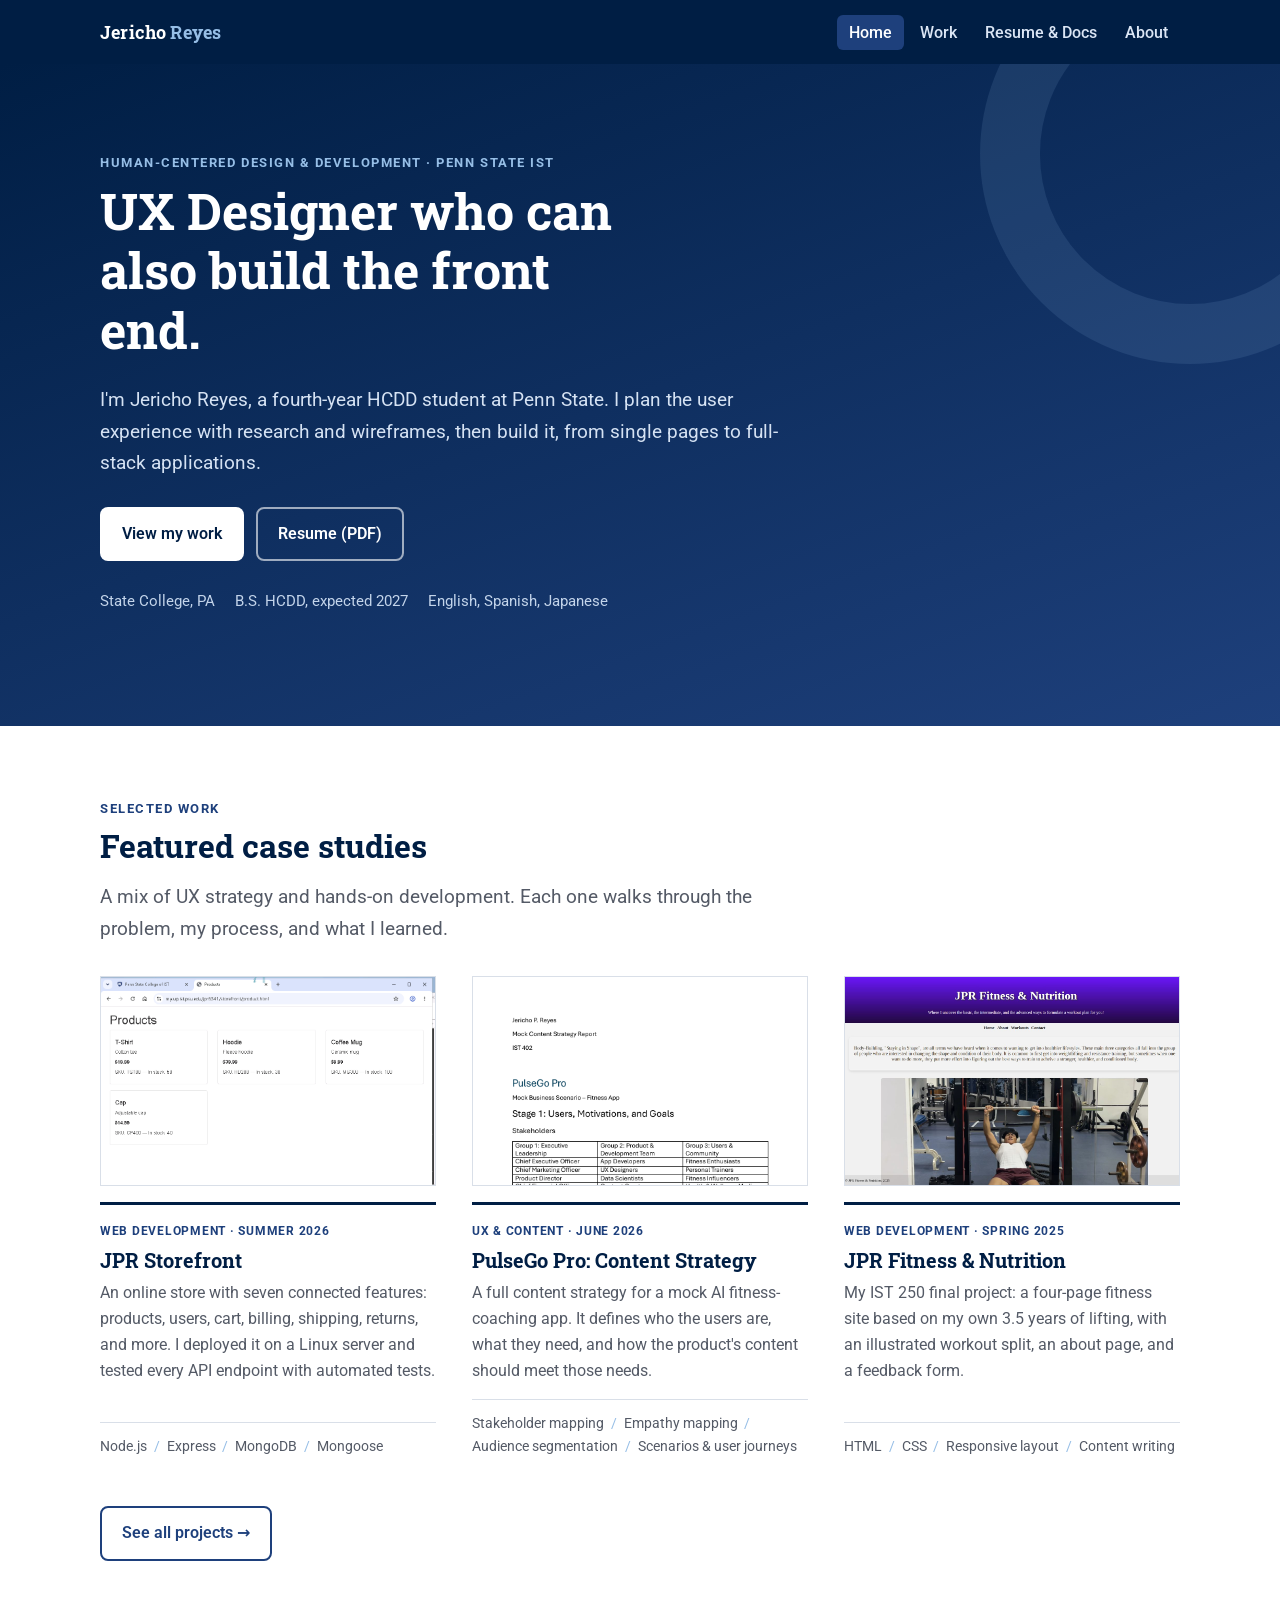
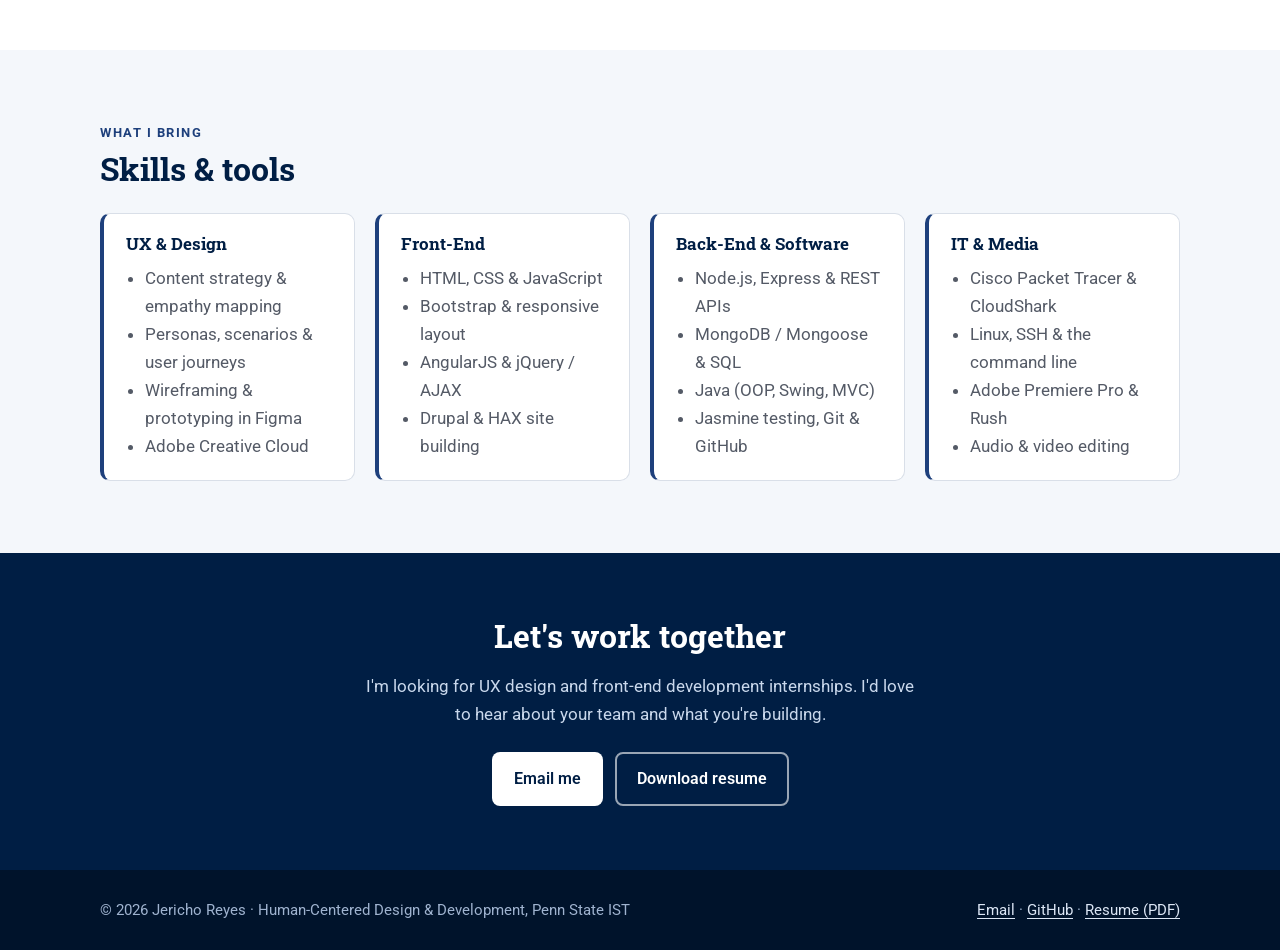
<file: index.html>
<!DOCTYPE html>
<html lang="en">
<head>
<meta charset="utf-8">
<meta name="viewport" content="width=device-width, initial-scale=1">
<title>Jericho Reyes · UX Design & Front-End Development</title>
<meta name="description" content="Portfolio of Jericho Reyes, a Human-Centered Design & Development student at Penn State: UX case studies, web development, and software projects.">
<meta property="og:title" content="Jericho Reyes · UX Design & Front-End Development">
<meta property="og:description" content="Portfolio of Jericho Reyes, a Human-Centered Design & Development student at Penn State: UX case studies, web development, and software projects.">
<link rel="icon" href="data:image/svg+xml,%3Csvg xmlns='http://www.w3.org/2000/svg' viewBox='0 0 64 64'%3E%3Crect width='64' height='64' rx='12' fill='%23001e44'/%3E%3Ctext x='32' y='42' font-family='Georgia,serif' font-size='28' font-weight='700' fill='%2396bee6' text-anchor='middle'%3EJR%3C/text%3E%3C/svg%3E">
<link rel="preconnect" href="https://fonts.googleapis.com">
<link rel="preconnect" href="https://fonts.gstatic.com" crossorigin>
<link href="https://fonts.googleapis.com/css2?family=Roboto:wght@400;500;700&family=Roboto+Slab:wght@600;700&display=swap" rel="stylesheet">
<link rel="stylesheet" href="css/style.css">
</head>
<body>
<a class="skip-link" href="#main">Skip to content</a>
<header class="site-header">
  <div class="container">
    <a class="brand" href="index.html">Jericho <span>Reyes</span></a>
    <button class="nav-toggle" type="button" aria-expanded="false" aria-controls="site-nav">Menu</button>
    <nav id="site-nav" class="nav" aria-label="Main"><ul><li><a href="index.html" aria-current="page">Home</a></li><li><a href="work.html">Work</a></li><li><a href="documents.html">Resume & Docs</a></li><li><a href="about.html">About</a></li></ul></nav>
  </div>
</header>
<main id="main">
<section class="hero">
  <div class="container">
    <p class="eyebrow">Human-Centered Design &amp; Development · Penn State IST</p>
    <h1>UX Designer who can also build the front end.</h1>
    <p class="lead">I'm Jericho Reyes, a fourth-year HCDD student at Penn State. I plan the user experience with research and wireframes, then build it, from single pages to full-stack applications.</p>
    <div class="btn-row">
      <a class="btn btn-light" href="work.html">View my work</a>
      <a class="btn btn-ghost-light" href="assets/docs/Jericho-Reyes-Resume.pdf" target="_blank" rel="noopener">Resume (PDF)</a>
    </div>
    <ul class="hero-meta">
      <li>State College, PA</li>
      <li>B.S. HCDD, expected 2027</li>
      <li>English, Spanish, Japanese</li>
    </ul>
  </div>
</section>

<section class="section">
  <div class="container">
    <p class="eyebrow">Selected work</p>
    <h2>Featured case studies</h2>
    <p class="lead" style="margin-bottom:32px">A mix of UX strategy and hands-on development. Each one walks through the problem, my process, and what I learned.</p>
    <div id="featured-grid" class="grid grid-3" aria-live="polite"></div>
    <p style="margin-top:32px"><a class="btn btn-outline" href="work.html">See all projects →</a></p>
  </div>
</section>

<section class="section alt">
  <div class="container">
    <p class="eyebrow">What I bring</p>
    <h2>Skills &amp; tools</h2>
    <div class="skills" style="margin-top:24px">
      <div class="skill-group"><h3>UX &amp; Design</h3><ul><li>Content strategy &amp; empathy mapping</li><li>Personas, scenarios &amp; user journeys</li><li>Wireframing &amp; prototyping in Figma</li><li>Adobe Creative Cloud</li></ul></div>
      <div class="skill-group"><h3>Front-End</h3><ul><li>HTML, CSS &amp; JavaScript</li><li>Bootstrap &amp; responsive layout</li><li>AngularJS &amp; jQuery / AJAX</li><li>Drupal &amp; HAX site building</li></ul></div>
      <div class="skill-group"><h3>Back-End &amp; Software</h3><ul><li>Node.js, Express &amp; REST APIs</li><li>MongoDB / Mongoose &amp; SQL</li><li>Java (OOP, Swing, MVC)</li><li>Jasmine testing, Git &amp; GitHub</li></ul></div>
      <div class="skill-group"><h3>IT &amp; Media</h3><ul><li>Cisco Packet Tracer &amp; CloudShark</li><li>Linux, SSH &amp; the command line</li><li>Adobe Premiere Pro &amp; Rush</li><li>Audio &amp; video editing</li></ul></div>
    </div>
  </div>
</section>
<section class="cta">
  <div class="container">
    <h2>Let's work together</h2>
    <p>I'm looking for UX design and front-end development internships. I'd love to hear about your team and what you're building.</p>
    <div class="btn-row">
      <a class="btn btn-light" href="mailto:rjericho1227@gmail.com">Email me</a>
      <a class="btn btn-ghost-light" href="assets/docs/Jericho-Reyes-Resume.pdf" target="_blank" rel="noopener">Download resume</a>
    </div>
  </div>
</section>
</main>
<footer class="site-footer">
  <div class="container">
    <p style="margin:0">© <span data-year>2026</span> Jericho Reyes · Human-Centered Design &amp; Development, Penn State IST</p>
    <p style="margin:0"><a href="mailto:rjericho1227@gmail.com">Email</a> · <a href="https://github.com/rjah27" target="_blank" rel="noopener">GitHub</a> · <a href="assets/docs/Jericho-Reyes-Resume.pdf" target="_blank" rel="noopener">Resume (PDF)</a></p>
  </div>
</footer>
<script src="data/projects.js"></script>
<script src="js/main.js"></script>
</body>
</html>
</file>
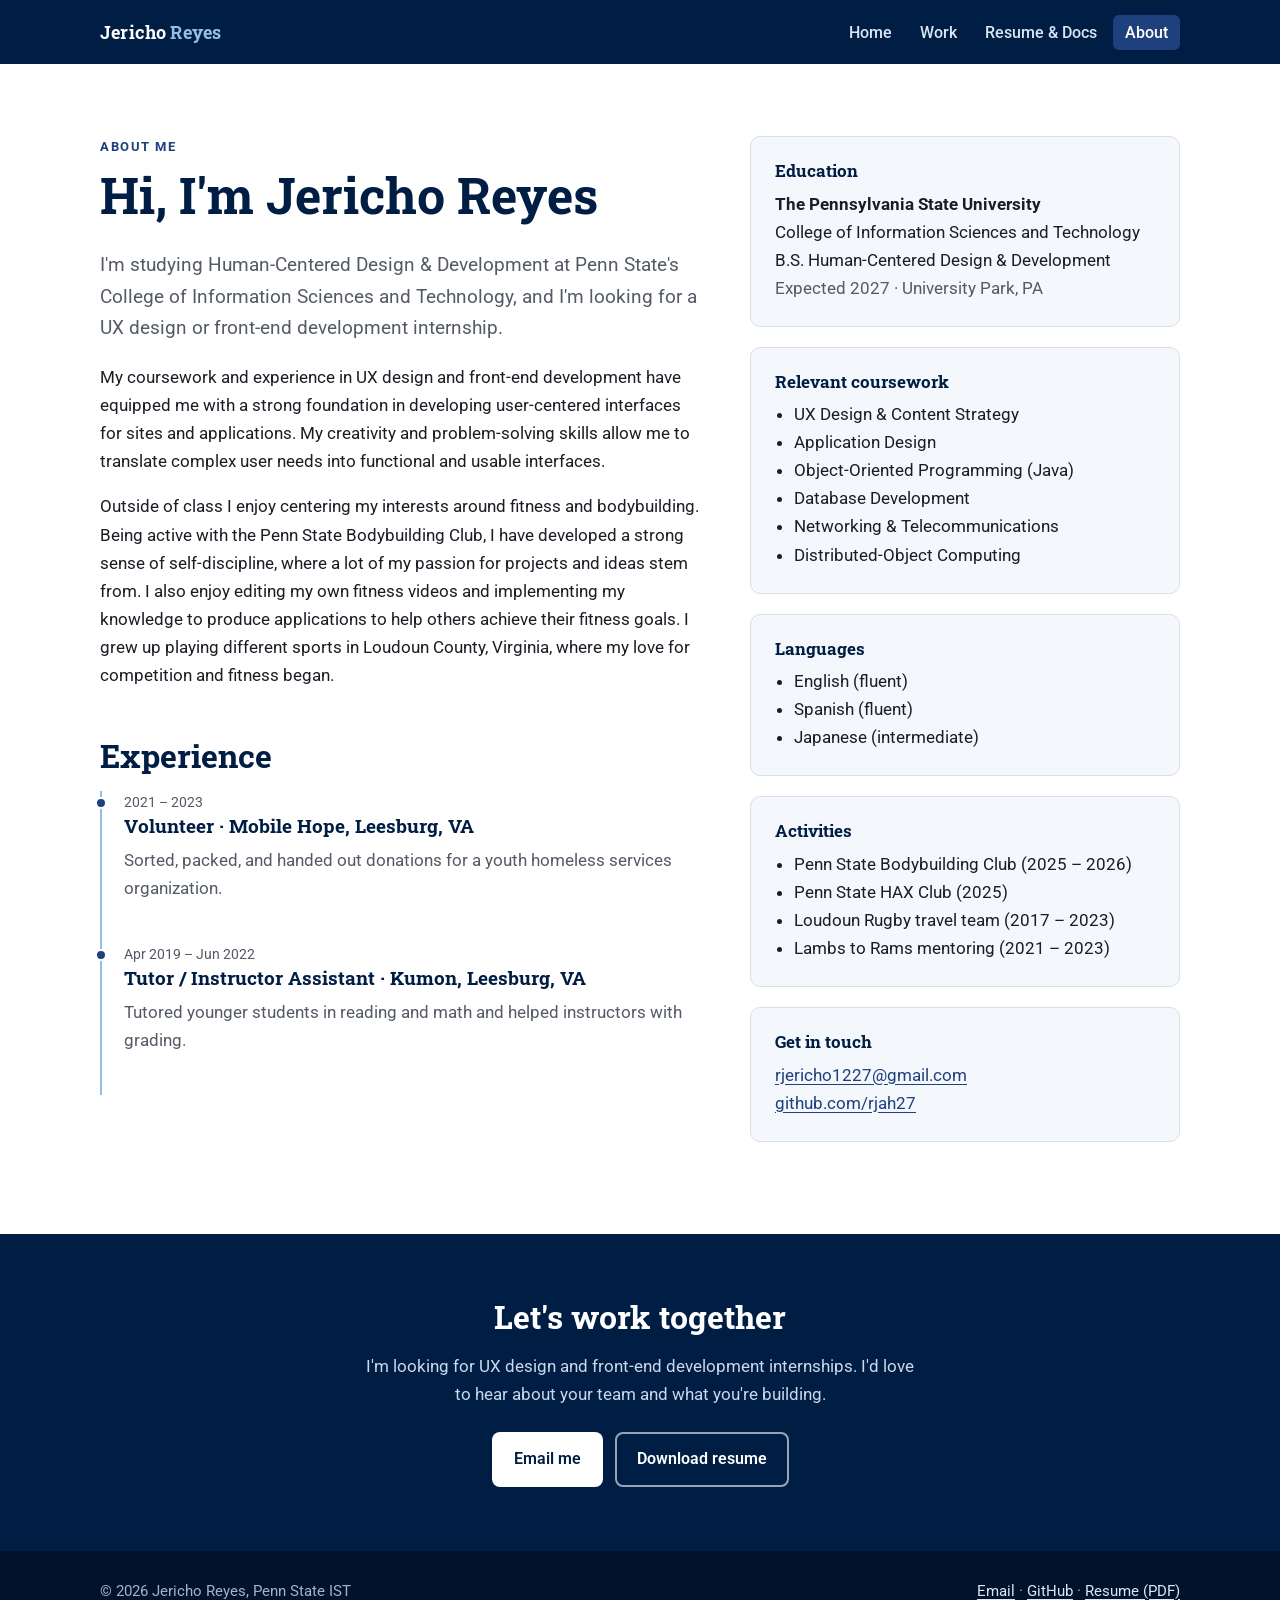
<file: about.html>
<!DOCTYPE html>
<html lang="en">
<head>
<meta charset="utf-8">
<meta name="viewport" content="width=device-width, initial-scale=1">
<title>About - Jericho Reyes</title>
<meta name="description" content="About Jericho Reyes: Penn State HCDD student, bilingual communicator, and aspiring UX designer and front-end developer.">
<meta property="og:title" content="About · Jericho Reyes">
<meta property="og:description" content="About Jericho Reyes: Penn State HCDD student, bilingual communicator, and aspiring UX designer and front-end developer.">
<link rel="icon" href="data:image/svg+xml,%3Csvg xmlns='http://www.w3.org/2000/svg' viewBox='0 0 64 64'%3E%3Crect width='64' height='64' rx='12' fill='%23001e44'/%3E%3Ctext x='32' y='42' font-family='Georgia,serif' font-size='28' font-weight='700' fill='%2396bee6' text-anchor='middle'%3EJR%3C/text%3E%3C/svg%3E">
<link rel="preconnect" href="https://fonts.googleapis.com">
<link rel="preconnect" href="https://fonts.gstatic.com" crossorigin>
<link href="https://fonts.googleapis.com/css2?family=Roboto:wght@400;500;700&family=Roboto+Slab:wght@600;700&display=swap" rel="stylesheet">
<link rel="stylesheet" href="css/style.css">
</head>
<body>
<a class="skip-link" href="#main">Skip to content</a>
<header class="site-header">
  <div class="container">
    <a class="brand" href="index.html">Jericho <span>Reyes</span></a>
    <button class="nav-toggle" type="button" aria-expanded="false" aria-controls="site-nav">Menu</button>
    <nav id="site-nav" class="nav" aria-label="Main"><ul><li><a href="index.html">Home</a></li><li><a href="work.html">Work</a></li><li><a href="documents.html">Resume & Docs</a></li><li><a href="about.html" aria-current="page">About</a></li></ul></nav>
  </div>
</header>
<main id="main">
<section class="section">
  <div class="container about-grid">
    <div>
      <p class="eyebrow">About me</p>
      <h1>Hi, I'm Jericho Reyes</h1>
      <p class="lead">I'm studying Human-Centered Design &amp; Development at Penn State's College of Information Sciences and Technology, and I'm looking for a UX design or front-end development internship.</p>
      <p>My coursework and experience in UX design and front-end development have equipped me with a strong foundation in developing user-centered interfaces for sites and applications. My creativity and problem-solving skills allow me to translate complex user needs into functional and usable interfaces.
      <p>Outside of class I enjoy centering my interests around fitness and bodybuilding. Being active with the Penn State Bodybuilding Club, I have developed a strong sense of self-discipline, where a lot of my passion for projects and ideas stem from. I also enjoy editing my own fitness videos and implementing my knowledge to produce applications to help others achieve their fitness goals. I grew up playing different sports in Loudoun County, Virginia, where my love for competition and fitness began.</p>


      <h2 style="margin-top:48px">Experience</h2>
      <ol class="timeline">
        <li><div class="when">2021 – 2023</div><h3>Volunteer · Mobile Hope, Leesburg, VA</h3><p class="muted">Sorted, packed, and handed out donations for a youth homeless services organization.</p></li>
        <li><div class="when">Apr 2019 – Jun 2022</div><h3>Tutor / Instructor Assistant · Kumon, Leesburg, VA</h3><p class="muted">Tutored younger students in reading and math and helped instructors with grading.</p></li>
      </ol>
    </div>
    <aside>
      <div class="side-card">
        <h3>Education</h3>
        <p style="margin:0"><strong>The Pennsylvania State University</strong><br>College of Information Sciences and Technology<br>B.S. Human-Centered Design &amp; Development<br><span class="muted">Expected 2027 · University Park, PA</span></p>
      </div>
      <div class="side-card">
        <h3>Relevant coursework</h3>
        <ul><li>UX Design &amp; Content Strategy</li><li>Application Design</li><li>Object-Oriented Programming (Java)</li><li>Database Development</li><li>Networking &amp; Telecommunications</li><li>Distributed-Object Computing</li></ul>
      </div>
      <div class="side-card">
        <h3>Languages</h3>
        <ul><li>English (fluent)</li><li>Spanish (fluent)</li><li>Japanese (intermediate)</li></ul>
      </div>
      <div class="side-card">
        <h3>Activities</h3>
        <ul><li>Penn State Bodybuilding Club (2025 – 2026)</li><li>Penn State HAX Club (2025)</li><li>Loudoun Rugby travel team (2017 – 2023)</li><li>Lambs to Rams mentoring (2021 – 2023)</li></ul>
      </div>
      <div class="side-card">
        <h3>Get in touch</h3>
        <p style="margin:0"><a href="mailto:rjericho1227@gmail.com">rjericho1227@gmail.com</a><br><a href="https://github.com/rjah27" target="_blank" rel="noopener">github.com/rjah27</a></p>
      </div>
    </aside>
  </div>
</section>
<section class="cta">
  <div class="container">
    <h2>Let's work together</h2>
    <p>I'm looking for UX design and front-end development internships. I'd love to hear about your team and what you're building.</p>
    <div class="btn-row">
      <a class="btn btn-light" href="mailto:rjericho1227@gmail.com">Email me</a>
      <a class="btn btn-ghost-light" href="assets/docs/Jericho-Reyes-Resume.pdf" target="_blank" rel="noopener">Download resume</a>
    </div>
  </div>
</section>
</main>
<footer class="site-footer">
  <div class="container">
    <p style="margin:0">© <span data-year>2026</span> Jericho Reyes, Penn State IST</p>
    <p style="margin:0"><a href="mailto:rjericho1227@gmail.com">Email</a> · <a href="https://github.com/rjah27" target="_blank" rel="noopener">GitHub</a> · <a href="assets/docs/Jericho-Reyes-Resume.pdf" target="_blank" rel="noopener">Resume (PDF)</a></p>
  </div>
</footer>
<script src="data/projects.js"></script>
<script src="js/main.js"></script>
</body>
</html>
</file>
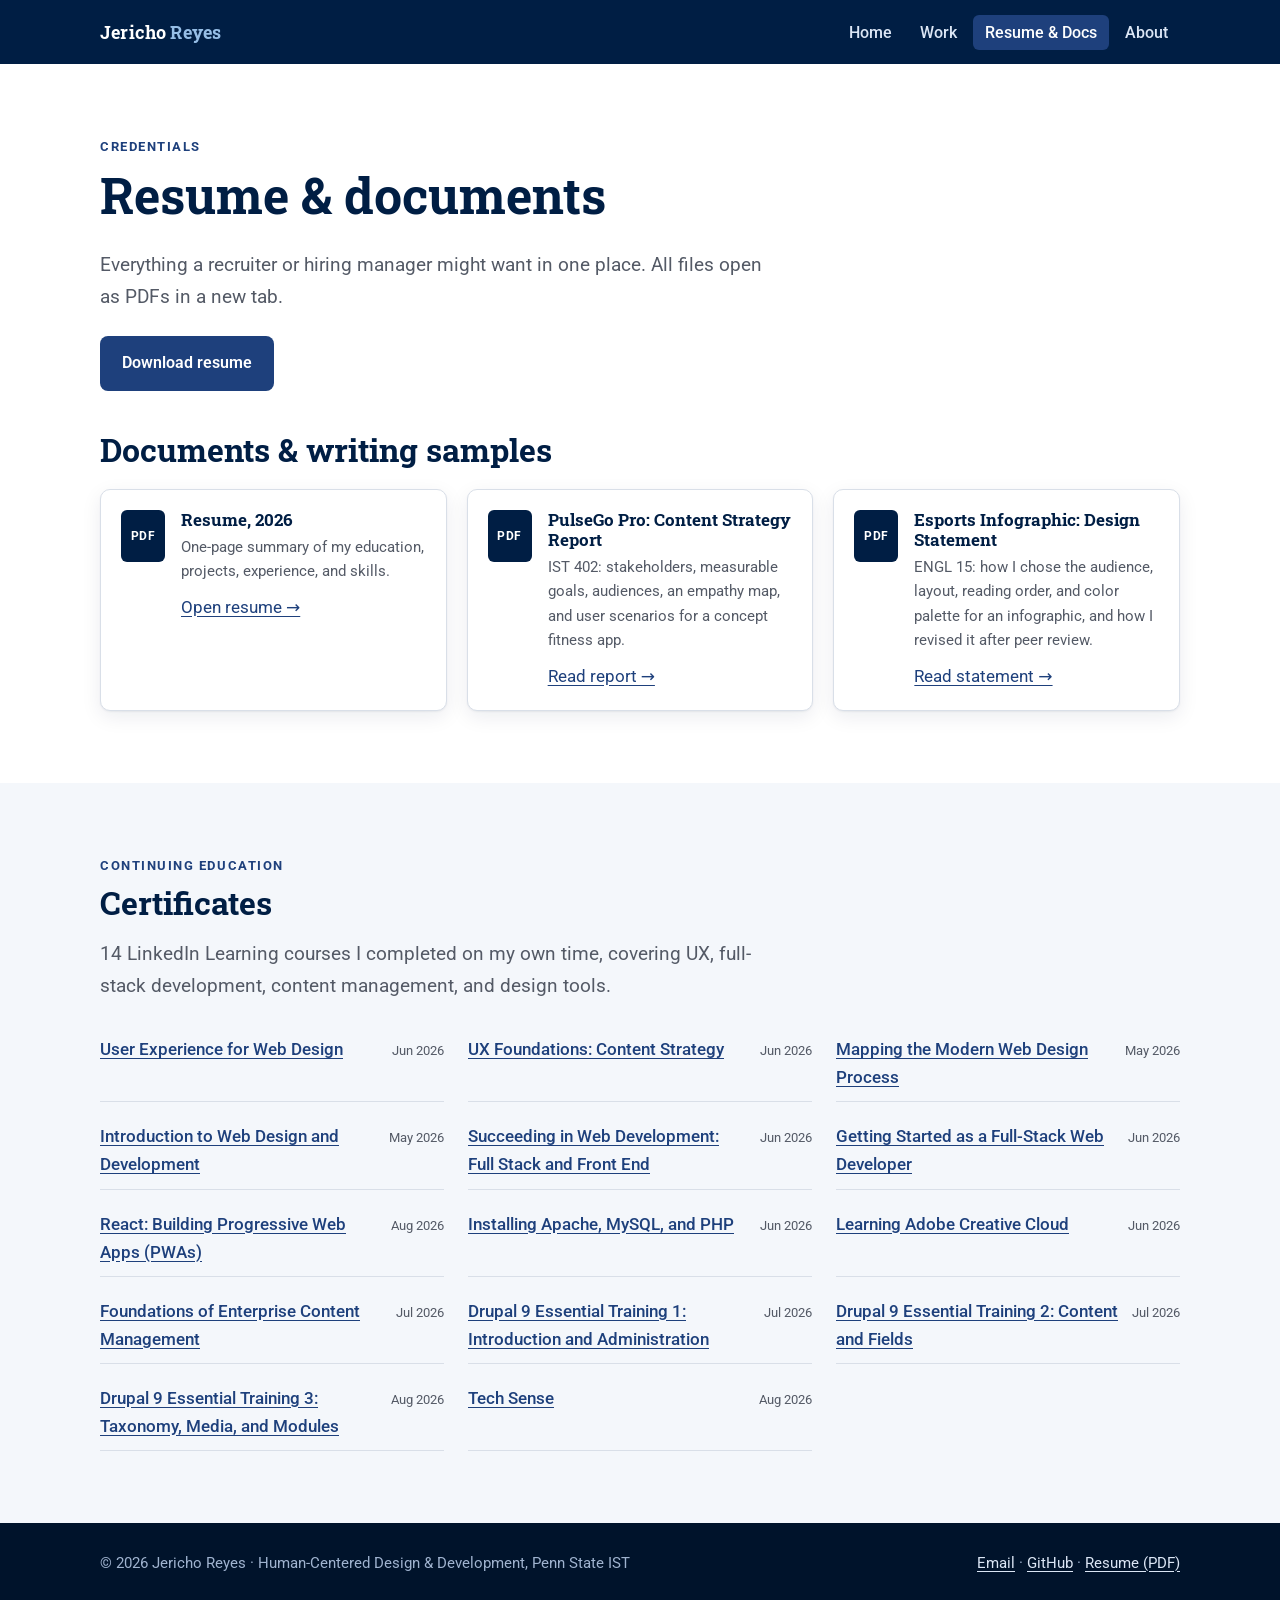
<file: documents.html>
<!DOCTYPE html>
<html lang="en">
<head>
<meta charset="utf-8">
<meta name="viewport" content="width=device-width, initial-scale=1">
<title>Resume & Documents · Jericho Reyes</title>
<meta name="description" content="Resume, writing samples, and professional certificates for Jericho Reyes.">
<meta property="og:title" content="Resume & Documents · Jericho Reyes">
<meta property="og:description" content="Resume, writing samples, and professional certificates for Jericho Reyes.">
<link rel="icon" href="data:image/svg+xml,%3Csvg xmlns='http://www.w3.org/2000/svg' viewBox='0 0 64 64'%3E%3Crect width='64' height='64' rx='12' fill='%23001e44'/%3E%3Ctext x='32' y='42' font-family='Georgia,serif' font-size='28' font-weight='700' fill='%2396bee6' text-anchor='middle'%3EJR%3C/text%3E%3C/svg%3E">
<link rel="preconnect" href="https://fonts.googleapis.com">
<link rel="preconnect" href="https://fonts.gstatic.com" crossorigin>
<link href="https://fonts.googleapis.com/css2?family=Roboto:wght@400;500;700&family=Roboto+Slab:wght@600;700&display=swap" rel="stylesheet">
<link rel="stylesheet" href="css/style.css">
</head>
<body>
<a class="skip-link" href="#main">Skip to content</a>
<header class="site-header">
  <div class="container">
    <a class="brand" href="index.html">Jericho <span>Reyes</span></a>
    <button class="nav-toggle" type="button" aria-expanded="false" aria-controls="site-nav">Menu</button>
    <nav id="site-nav" class="nav" aria-label="Main"><ul><li><a href="index.html">Home</a></li><li><a href="work.html">Work</a></li><li><a href="documents.html" aria-current="page">Resume & Docs</a></li><li><a href="about.html">About</a></li></ul></nav>
  </div>
</header>
<main id="main">
<section class="section">
  <div class="container">
    <p class="eyebrow">Credentials</p>
    <h1>Resume &amp; documents</h1>
    <p class="lead">Everything a recruiter or hiring manager might want in one place. All files open as PDFs in a new tab.</p>
    <div class="btn-row" style="margin:24px 0 40px"><a class="btn btn-primary" href="assets/docs/Jericho-Reyes-Resume.pdf" download>Download resume</a></div>
    <h2>Documents &amp; writing samples</h2>
    <div class="doc-list" style="margin-top:20px"><article class="doc"><div class="doc-icon" aria-hidden="true">PDF</div><div><h3>Resume, 2026</h3><p>One-page summary of my education, projects, experience, and skills.</p><a href="assets/docs/Jericho-Reyes-Resume.pdf" target="_blank" rel="noopener">Open resume →</a></div></article><article class="doc"><div class="doc-icon" aria-hidden="true">PDF</div><div><h3>PulseGo Pro: Content Strategy Report</h3><p>IST 402: stakeholders, measurable goals, audiences, an empathy map, and user scenarios for a concept fitness app.</p><a href="assets/docs/PulseGo-Pro-Content-Strategy-Report.pdf" target="_blank" rel="noopener">Read report →</a></div></article><article class="doc"><div class="doc-icon" aria-hidden="true">PDF</div><div><h3>Esports Infographic: Design Statement</h3><p>ENGL 15: how I chose the audience, layout, reading order, and color palette for an infographic, and how I revised it after peer review.</p><a href="assets/docs/Esports-Infographic-Design-Statement.pdf" target="_blank" rel="noopener">Read statement →</a></div></article></div>
  </div>
</section>
<section class="section alt">
  <div class="container">
    <p class="eyebrow">Continuing education</p>
    <h2>Certificates</h2>
    <p class="lead" style="margin-bottom:24px">14 LinkedIn Learning courses I completed on my own time, covering UX, full-stack development, content management, and design tools.</p>
    <ul class="cert-list"><li><a href="assets/certs/User-Experience-for-Web-Design.pdf" target="_blank" rel="noopener">User Experience for Web Design</a><span>Jun 2026</span></li><li><a href="assets/certs/UX-Foundations-Content-Strategy.pdf" target="_blank" rel="noopener">UX Foundations: Content Strategy</a><span>Jun 2026</span></li><li><a href="assets/certs/Mapping-the-Modern-Web-Design-Process.pdf" target="_blank" rel="noopener">Mapping the Modern Web Design Process</a><span>May 2026</span></li><li><a href="assets/certs/Introduction-to-Web-Design-and-Development.pdf" target="_blank" rel="noopener">Introduction to Web Design and Development</a><span>May 2026</span></li><li><a href="assets/certs/Succeeding-in-Web-Development-Full-Stack-and-Front-End.pdf" target="_blank" rel="noopener">Succeeding in Web Development: Full Stack and Front End</a><span>Jun 2026</span></li><li><a href="assets/certs/Getting-Started-as-a-FullStack-Web-Developer.pdf" target="_blank" rel="noopener">Getting Started as a Full-Stack Web Developer</a><span>Jun 2026</span></li><li><a href="assets/certs/React-Building-Progressive-Web-Apps-PWAs.pdf" target="_blank" rel="noopener">React: Building Progressive Web Apps (PWAs)</a><span>Aug 2026</span></li><li><a href="assets/certs/Installing-Apache-MySQL-and-PHP.pdf" target="_blank" rel="noopener">Installing Apache, MySQL, and PHP</a><span>Jun 2026</span></li><li><a href="assets/certs/Learning-Adobe-Creative-Cloud.pdf" target="_blank" rel="noopener">Learning Adobe Creative Cloud</a><span>Jun 2026</span></li><li><a href="assets/certs/Foundations-of-Enterprise-Content-Management.pdf" target="_blank" rel="noopener">Foundations of Enterprise Content Management</a><span>Jul 2026</span></li><li><a href="assets/certs/Drupal-9-Essential-Training-1-Introduction-and-Administration.pdf" target="_blank" rel="noopener">Drupal 9 Essential Training 1: Introduction and Administration</a><span>Jul 2026</span></li><li><a href="assets/certs/Drupal-9-Essential-Training-2-Content-and-Fields.pdf" target="_blank" rel="noopener">Drupal 9 Essential Training 2: Content and Fields</a><span>Jul 2026</span></li><li><a href="assets/certs/Drupal-9-Essential-Training-3-Taxonomy-Media-and-Modules.pdf" target="_blank" rel="noopener">Drupal 9 Essential Training 3: Taxonomy, Media, and Modules</a><span>Aug 2026</span></li><li><a href="assets/certs/Tech-Sense.pdf" target="_blank" rel="noopener">Tech Sense</a><span>Aug 2026</span></li></ul>
  </div>
</section>
</main>
<footer class="site-footer">
  <div class="container">
    <p style="margin:0">© <span data-year>2026</span> Jericho Reyes · Human-Centered Design &amp; Development, Penn State IST</p>
    <p style="margin:0"><a href="mailto:rjericho1227@gmail.com">Email</a> · <a href="https://github.com/rjah27" target="_blank" rel="noopener">GitHub</a> · <a href="assets/docs/Jericho-Reyes-Resume.pdf" target="_blank" rel="noopener">Resume (PDF)</a></p>
  </div>
</footer>
<script src="data/projects.js"></script>
<script src="js/main.js"></script>
</body>
</html>
</file>
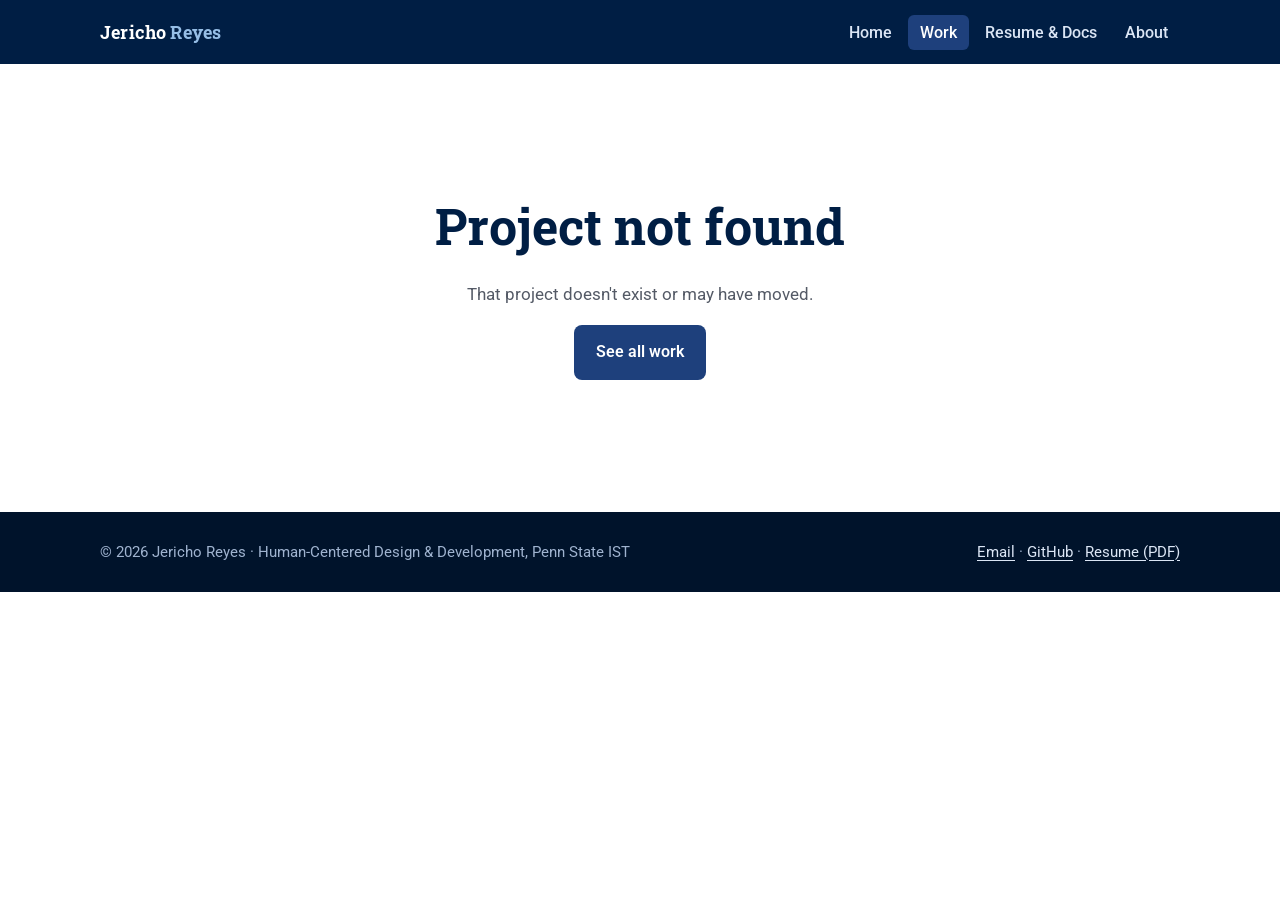
<file: project.html>
<!DOCTYPE html>
<html lang="en">
<head>
<meta charset="utf-8">
<meta name="viewport" content="width=device-width, initial-scale=1">
<title>Project · Jericho Reyes</title>
<meta name="description" content="Case study by Jericho Reyes.">
<meta property="og:title" content="Project · Jericho Reyes">
<meta property="og:description" content="Case study by Jericho Reyes.">
<link rel="icon" href="data:image/svg+xml,%3Csvg xmlns='http://www.w3.org/2000/svg' viewBox='0 0 64 64'%3E%3Crect width='64' height='64' rx='12' fill='%23001e44'/%3E%3Ctext x='32' y='42' font-family='Georgia,serif' font-size='28' font-weight='700' fill='%2396bee6' text-anchor='middle'%3EJR%3C/text%3E%3C/svg%3E">
<link rel="preconnect" href="https://fonts.googleapis.com">
<link rel="preconnect" href="https://fonts.gstatic.com" crossorigin>
<link href="https://fonts.googleapis.com/css2?family=Roboto:wght@400;500;700&family=Roboto+Slab:wght@600;700&display=swap" rel="stylesheet">
<link rel="stylesheet" href="css/style.css">
</head>
<body>
<a class="skip-link" href="#main">Skip to content</a>
<header class="site-header">
  <div class="container">
    <a class="brand" href="index.html">Jericho <span>Reyes</span></a>
    <button class="nav-toggle" type="button" aria-expanded="false" aria-controls="site-nav">Menu</button>
    <nav id="site-nav" class="nav" aria-label="Main"><ul><li><a href="index.html">Home</a></li><li><a href="work.html" aria-current="page">Work</a></li><li><a href="documents.html">Resume & Docs</a></li><li><a href="about.html">About</a></li></ul></nav>
  </div>
</header>
<main id="main">
<div id="case-study"><noscript><div class="container section"><p>Please turn on JavaScript to view this case study, or <a href="work.html">browse all work</a>.</p></div></noscript></div>
</main>
<footer class="site-footer">
  <div class="container">
    <p style="margin:0">© <span data-year>2026</span> Jericho Reyes · Human-Centered Design &amp; Development, Penn State IST</p>
    <p style="margin:0"><a href="mailto:rjericho1227@gmail.com">Email</a> · <a href="https://github.com/rjah27" target="_blank" rel="noopener">GitHub</a> · <a href="assets/docs/Jericho-Reyes-Resume.pdf" target="_blank" rel="noopener">Resume (PDF)</a></p>
  </div>
</footer>
<script src="data/projects.js"></script>
<script src="js/main.js"></script>
</body>
</html>
</file>
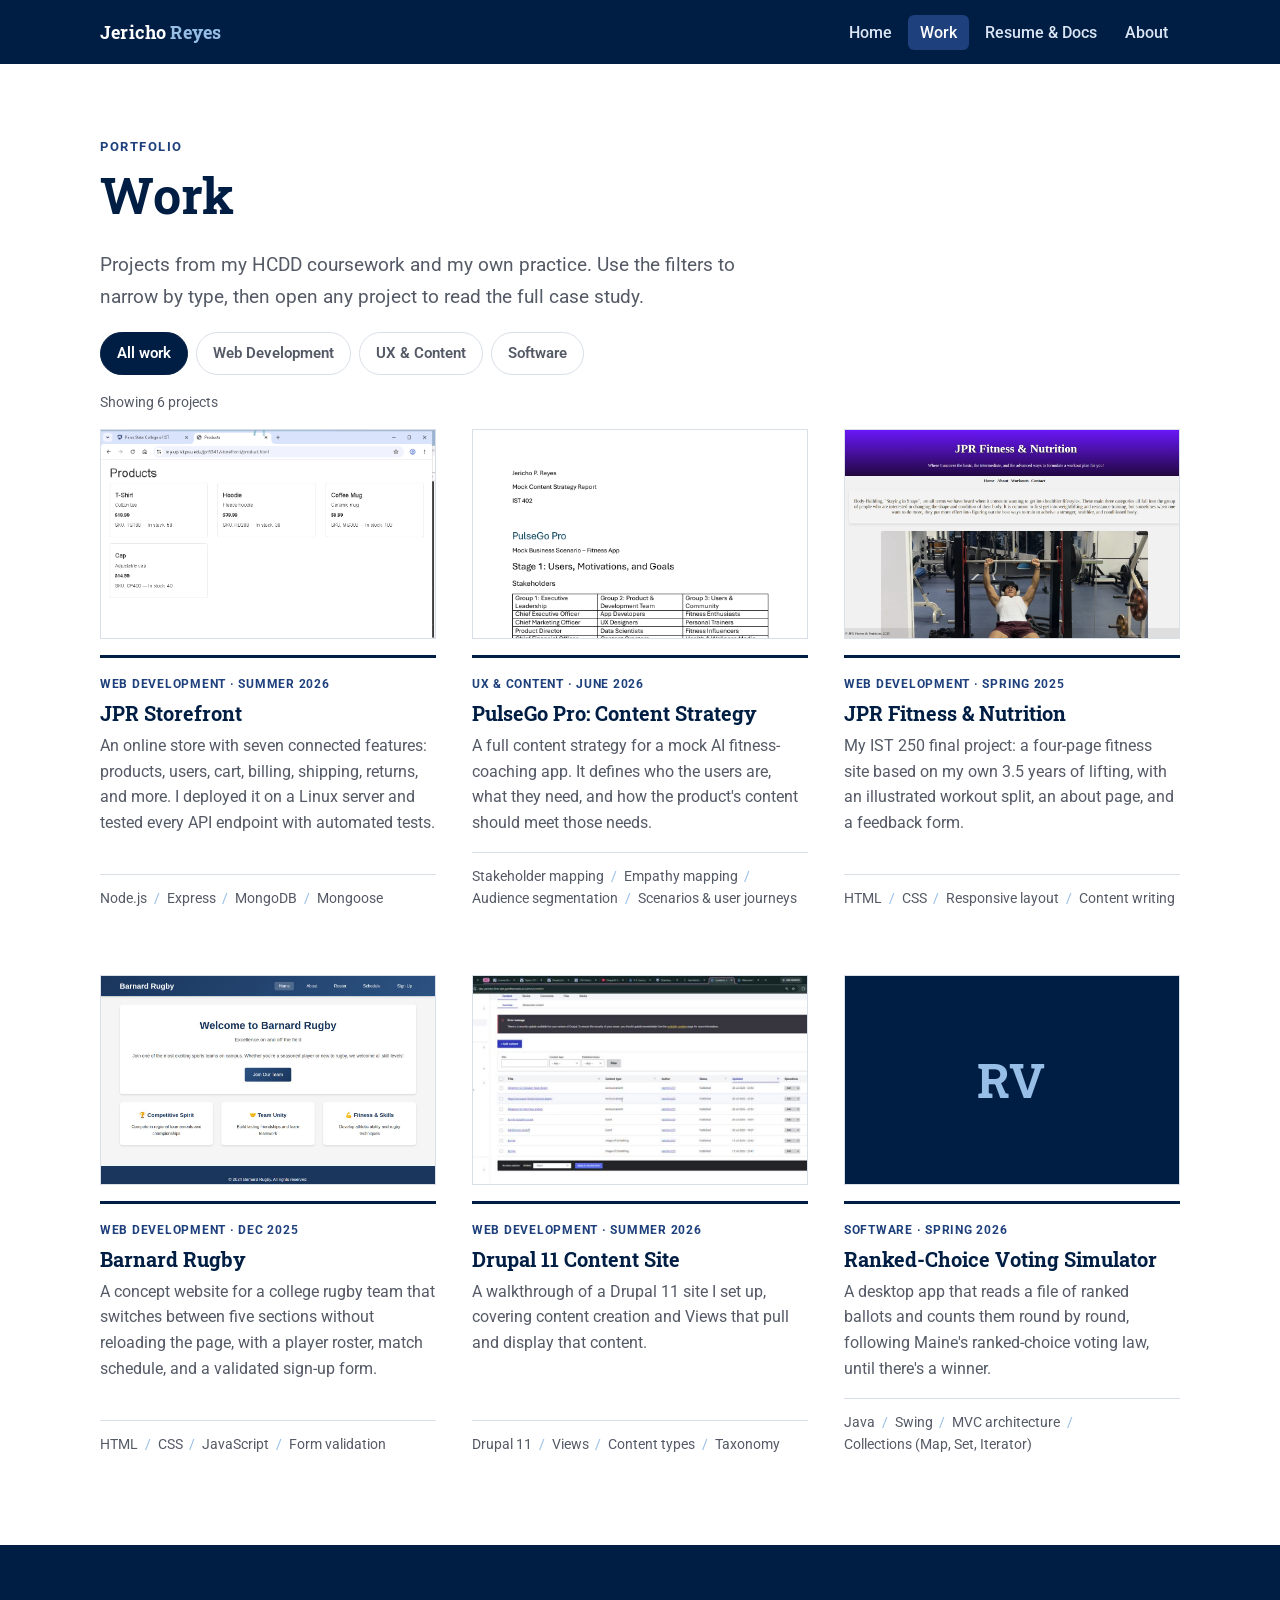
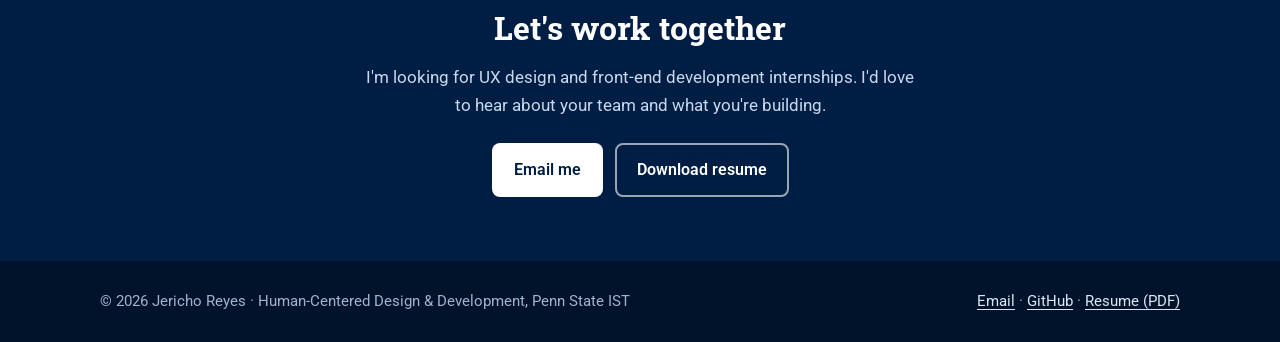
<file: work.html>
<!DOCTYPE html>
<html lang="en">
<head>
<meta charset="utf-8">
<meta name="viewport" content="width=device-width, initial-scale=1">
<title>Work · Jericho Reyes</title>
<meta name="description" content="All projects by Jericho Reyes: UX and content strategy, web development, software, and media.">
<meta property="og:title" content="Work · Jericho Reyes">
<meta property="og:description" content="All projects by Jericho Reyes: UX and content strategy, web development, software, and media.">
<link rel="icon" href="data:image/svg+xml,%3Csvg xmlns='http://www.w3.org/2000/svg' viewBox='0 0 64 64'%3E%3Crect width='64' height='64' rx='12' fill='%23001e44'/%3E%3Ctext x='32' y='42' font-family='Georgia,serif' font-size='28' font-weight='700' fill='%2396bee6' text-anchor='middle'%3EJR%3C/text%3E%3C/svg%3E">
<link rel="preconnect" href="https://fonts.googleapis.com">
<link rel="preconnect" href="https://fonts.gstatic.com" crossorigin>
<link href="https://fonts.googleapis.com/css2?family=Roboto:wght@400;500;700&family=Roboto+Slab:wght@600;700&display=swap" rel="stylesheet">
<link rel="stylesheet" href="css/style.css">
</head>
<body>
<a class="skip-link" href="#main">Skip to content</a>
<header class="site-header">
  <div class="container">
    <a class="brand" href="index.html">Jericho <span>Reyes</span></a>
    <button class="nav-toggle" type="button" aria-expanded="false" aria-controls="site-nav">Menu</button>
    <nav id="site-nav" class="nav" aria-label="Main"><ul><li><a href="index.html">Home</a></li><li><a href="work.html" aria-current="page">Work</a></li><li><a href="documents.html">Resume & Docs</a></li><li><a href="about.html">About</a></li></ul></nav>
  </div>
</header>
<main id="main">
<section class="section">
  <div class="container">
    <p class="eyebrow">Portfolio</p>
    <h1>Work</h1>
    <p class="lead">Projects from my HCDD coursework and my own practice. Use the filters to narrow by type, then open any project to read the full case study.</p>
    <div id="filters" class="filters" role="group" aria-label="Filter projects by category"></div>
    <p id="filter-status" class="muted" aria-live="polite" style="font-size:.9rem;margin-top:-16px"></p>
    <div id="work-grid" class="grid grid-3"></div>
  </div>
</section>
<section class="cta">
  <div class="container">
    <h2>Let's work together</h2>
    <p>I'm looking for UX design and front-end development internships. I'd love to hear about your team and what you're building.</p>
    <div class="btn-row">
      <a class="btn btn-light" href="mailto:rjericho1227@gmail.com">Email me</a>
      <a class="btn btn-ghost-light" href="assets/docs/Jericho-Reyes-Resume.pdf" target="_blank" rel="noopener">Download resume</a>
    </div>
  </div>
</section>
</main>
<footer class="site-footer">
  <div class="container">
    <p style="margin:0">© <span data-year>2026</span> Jericho Reyes · Human-Centered Design &amp; Development, Penn State IST</p>
    <p style="margin:0"><a href="mailto:rjericho1227@gmail.com">Email</a> · <a href="https://github.com/rjah27" target="_blank" rel="noopener">GitHub</a> · <a href="assets/docs/Jericho-Reyes-Resume.pdf" target="_blank" rel="noopener">Resume (PDF)</a></p>
  </div>
</footer>
<script src="data/projects.js"></script>
<script src="js/main.js"></script>
</body>
</html>
</file>
<file: css/style.css>
/* =========================================================
   Jericho Reyes — Portfolio
   Palette inspired by Penn State colors (navy + blues)
   ========================================================= */
:root {
  --navy: #001e44;        /* Nittany Navy */
  --blue: #1e407c;        /* Beaver Blue */
  --sky: #96bee6;         /* Pugh Blue */
  --sky-soft: #e6eef8;
  --ink: #1a1d24;
  --muted: #545a66;
  --line: #d9dfe8;
  --bg: #ffffff;
  --bg-alt: #f4f7fb;
  --accent: #009cde;      /* Pa. sky accent, used sparingly */
  --radius: 10px;
  --shadow: 0 1px 2px rgba(0, 30, 68, .06), 0 6px 20px rgba(0, 30, 68, .08);
  --max: 1120px;
  --font-body: "Roboto", system-ui, -apple-system, "Segoe UI", sans-serif;
  --font-head: "Roboto Slab", Georgia, serif;
}

*, *::before, *::after { box-sizing: border-box; }
html { scroll-behavior: smooth; }
@media (prefers-reduced-motion: reduce) {
  html { scroll-behavior: auto; }
  *, *::before, *::after { transition: none !important; animation: none !important; }
}

body {
  margin: 0;
  font-family: var(--font-body);
  font-size: 1.0625rem;
  line-height: 1.65;
  color: var(--ink);
  background: var(--bg);
}
img, video { max-width: 100%; display: block; }
a { color: var(--blue); text-underline-offset: 3px; }
a:hover { color: var(--navy); }
:focus-visible { outline: 3px solid var(--accent); outline-offset: 3px; border-radius: 4px; }

h1, h2, h3 { font-family: var(--font-head); color: var(--navy); line-height: 1.2; margin: 0 0 .5em; }
h1 { font-size: clamp(2rem, 4.5vw, 3.1rem); }
h2 { font-size: clamp(1.5rem, 3vw, 2rem); }
h3 { font-size: 1.2rem; }
p { margin: 0 0 1em; }

.container { width: 100%; max-width: var(--max); margin: 0 auto; padding: 0 20px; }
.section { padding: 72px 0; }
.section.alt { background: var(--bg-alt); }
.eyebrow { font-size: .8rem; font-weight: 700; letter-spacing: .12em; text-transform: uppercase; color: var(--blue); margin-bottom: .6em; }
.lead { font-size: 1.2rem; color: var(--muted); max-width: 62ch; }
.muted { color: var(--muted); }

.skip-link { position: absolute; left: -999px; top: 8px; background: var(--navy); color: #fff; padding: 8px 14px; z-index: 100; border-radius: 6px; }
.skip-link:focus { left: 8px; }

/* HEADER */
.site-header { background: var(--navy); color: #fff; position: sticky; top: 0; z-index: 50; }
.site-header .container { display: flex; align-items: center; justify-content: space-between; min-height: 64px; gap: 16px; }
.brand { color: #fff; text-decoration: none; font-family: var(--font-head); font-weight: 700; font-size: 1.15rem; letter-spacing: .01em; }
.brand span { color: var(--sky); }
.brand:hover { color: #fff; }
.nav ul { list-style: none; display: flex; gap: 4px; margin: 0; padding: 0; }
.nav a { color: #dbe6f5; text-decoration: none; padding: 8px 12px; border-radius: 6px; font-weight: 500; font-size: .98rem; }
.nav a:hover { background: rgba(255,255,255,.08); color: #fff; }
.nav a[aria-current="page"] { background: var(--blue); color: #fff; }
.nav-toggle { display: none; background: none; border: 1px solid rgba(255,255,255,.35); color: #fff; border-radius: 6px; padding: 6px 10px; font: inherit; cursor: pointer; }

@media (max-width: 760px) {
  .nav-toggle { display: inline-block; }
  .nav { position: absolute; top: 64px; left: 0; right: 0; background: var(--navy); display: none; border-top: 1px solid rgba(255,255,255,.12); }
  .nav.open { display: block; }
  .nav ul { flex-direction: column; padding: 8px 12px 16px; }
  .nav a { display: block; padding: 12px; }
}

/* BUTTONS */
.btn { display: inline-flex; align-items: center; gap: 8px; padding: 12px 20px; border-radius: 8px; font-weight: 600; text-decoration: none; border: 2px solid transparent; transition: background .15s, color .15s, border-color .15s; font-size: 1rem; cursor: pointer; }
.btn-primary { background: var(--blue); color: #fff; }
.btn-primary:hover { background: var(--navy); color: #fff; }
.btn-light { background: #fff; color: var(--navy); }
.btn-light:hover { background: var(--sky-soft); color: var(--navy); }
.btn-outline { border-color: currentColor; color: var(--blue); background: transparent; }
.btn-outline:hover { background: var(--sky-soft); }
.btn-ghost-light { border-color: rgba(255,255,255,.6); color: #fff; }
.btn-ghost-light:hover { background: rgba(255,255,255,.1); color: #fff; }
.btn-row { display: flex; flex-wrap: wrap; gap: 12px; }

/* HERO */
.hero { background: linear-gradient(160deg, var(--navy) 0%, var(--blue) 100%); color: #fff; padding: 88px 0 96px; position: relative; overflow: hidden; }
.hero::after { content: ""; position: absolute; right: -120px; top: -120px; width: 420px; height: 420px; border-radius: 50%; border: 60px solid rgba(150,190,230,.12); }
.hero h1 { color: #fff; max-width: 18ch; }
.hero .eyebrow { color: var(--sky); }
.hero p.lead { color: #d5e2f3; }
.hero .btn-row { margin-top: 28px; }
.hero-meta { display: flex; flex-wrap: wrap; gap: 8px 20px; margin-top: 28px; color: #c3d4ea; font-size: .95rem; padding: 0; list-style: none; }

/* CARDS
   Flat, editorial style: no shadow, no rounded corners, no box.
   The screenshot sits in a thin frame, a navy rule separates it
   from the text, and the tools read as a plain list. */
.grid { display: grid; gap: 48px 36px; }
.grid-3 { grid-template-columns: repeat(auto-fill, minmax(300px, 1fr)); }
.card { position: relative; display: flex; flex-direction: column; background: transparent; }
.card-media { aspect-ratio: 16 / 10; background: var(--sky-soft); overflow: hidden; border: 1px solid var(--line); transition: border-color .15s; }
.card-media img { width: 100%; height: 100%; object-fit: cover; object-position: top center; transition: opacity .15s; }
.card-body { display: flex; flex-direction: column; flex: 1; padding: 16px 0 0; margin-top: 16px; border-top: 3px solid var(--navy); }
.card-meta { font-size: .78rem; font-weight: 700; letter-spacing: .06em; text-transform: uppercase; color: var(--blue); margin-bottom: .5em; }
.card-body h3 { margin-bottom: .4em; font-size: 1.25rem; }
.card-body h3 a { color: var(--navy); text-decoration: none; }
.card-body h3 a::after { content: ""; position: absolute; inset: 0; }
.card-body p { color: var(--muted); font-size: .98rem; }
.tags { display: flex; flex-wrap: wrap; margin-top: auto; padding: 12px 0 0; list-style: none; border-top: 1px solid var(--line); }
.tag { font-size: .85rem; color: var(--muted); }
.tag:not(:last-child)::after { content: "/"; margin: 0 .5em; color: var(--sky); }

/* Hover + keyboard focus: frame turns navy, title underlines */
.card:hover .card-media, .card:focus-within .card-media { border-color: var(--navy); }
.card:hover .card-media img { opacity: .92; }
.card:hover h3 a, .card:focus-within h3 a { text-decoration: underline; text-decoration-thickness: 2px; text-underline-offset: 4px; }
.card-body h3 a:focus-visible { outline: none; }
.card:focus-within { outline: 3px solid var(--accent); outline-offset: 6px; }

/* FILTERS */
.filters { display: flex; flex-wrap: wrap; gap: 8px; margin: 8px 0 32px; }
.filter-btn { font: inherit; font-size: .95rem; font-weight: 600; padding: 8px 16px; border-radius: 999px; border: 1.5px solid var(--line); background: #fff; color: var(--muted); cursor: pointer; }
.filter-btn:hover { border-color: var(--blue); color: var(--blue); }
.filter-btn[aria-pressed="true"] { background: var(--navy); border-color: var(--navy); color: #fff; }

/* SKILLS */
.skills { display: grid; grid-template-columns: repeat(auto-fit, minmax(240px, 1fr)); gap: 20px; }
.skill-group { background: #fff; border: 1px solid var(--line); border-left: 4px solid var(--blue); border-radius: var(--radius); padding: 20px 22px; }
.skill-group h3 { font-size: 1.05rem; margin-bottom: .6em; }
.skill-group ul { margin: 0; padding-left: 1.1em; color: var(--muted); }

/* CASE STUDY */
.cs-hero { background: var(--bg-alt); padding: 56px 0 40px; border-bottom: 1px solid var(--line); }
.back-link { display: inline-block; margin-bottom: 18px; font-weight: 600; text-decoration: none; }
.facts { display: grid; grid-template-columns: repeat(auto-fit, minmax(170px, 1fr)); gap: 16px 28px; margin: 28px 0 0; padding: 0; }
.facts div { border-top: 2px solid var(--sky); padding-top: 10px; }
.facts dt { font-size: .78rem; text-transform: uppercase; letter-spacing: .1em; font-weight: 700; color: var(--blue); }
.facts dd { margin: 4px 0 0; color: var(--ink); }
.cs-body { display: grid; grid-template-columns: minmax(0, 1fr); gap: 0; max-width: 800px; }
.cs-section { padding: 36px 0; border-bottom: 1px solid var(--line); }
.cs-section:last-child { border-bottom: 0; }
.cs-section ul { padding-left: 1.2em; }
.cs-section li { margin-bottom: .4em; }
.gallery { display: grid; grid-template-columns: repeat(auto-fit, minmax(280px, 1fr)); gap: 20px; margin: 8px 0 0; }
.gallery figure { margin: 0; background: #fff; border: 1px solid var(--line); border-radius: var(--radius); overflow: hidden; }
.gallery figcaption { font-size: .88rem; color: var(--muted); padding: 10px 14px; border-top: 1px solid var(--line); }
.media-wide { margin: 8px 0 0; border-radius: var(--radius); overflow: hidden; border: 1px solid var(--line); background: #000; }
.audio-card { background: linear-gradient(135deg, var(--navy), var(--blue)); color: #fff; border-radius: var(--radius); padding: 24px; }
.audio-card p { color: #d5e2f3; }
.audio-card audio { width: 100%; margin-top: 8px; }
.callout { background: var(--sky-soft); border-left: 4px solid var(--blue); padding: 16px 20px; border-radius: 0 var(--radius) var(--radius) 0; }
.code-block { background: #0b1a33; color: #e3ecf8; padding: 18px 20px; overflow-x: auto; font-family: "Consolas", "SFMono-Regular", Menlo, monospace; font-size: .88rem; line-height: 1.55; border-left: 4px solid var(--sky); margin: 16px 0 0; }
.code-block code { font-family: inherit; }
.cs-section p code, .cs-section li code { font-family: "Consolas", "SFMono-Regular", Menlo, monospace; font-size: .9em; background: var(--sky-soft); padding: 1px 5px; }
.next-prev { display: flex; justify-content: space-between; gap: 16px; flex-wrap: wrap; padding: 40px 0 8px; }

/* DOCS */
.doc-list { display: grid; grid-template-columns: repeat(auto-fill, minmax(300px, 1fr)); gap: 20px; }
.doc { display: flex; gap: 16px; align-items: flex-start; background: #fff; border: 1px solid var(--line); border-radius: var(--radius); padding: 20px; box-shadow: var(--shadow); transition: background-color .15s, border-color .15s, box-shadow .15s, filter .15s; }
.doc:hover { background: #f7f9fc; border-color: #c8d3df; filter: brightness(.98); box-shadow: var(--shadow); }
.doc-icon { flex: none; width: 44px; height: 52px; border-radius: 6px; background: var(--navy); color: #fff; font-size: .72rem; font-weight: 700; display: grid; place-items: center; letter-spacing: .05em; }
.doc h3 { font-size: 1.05rem; margin-bottom: .25em; }
.doc p { font-size: .93rem; color: var(--muted); margin-bottom: .6em; }
.cert-list { list-style: none; padding: 0; margin: 0; display: grid; grid-template-columns: repeat(auto-fill, minmax(280px, 1fr)); gap: 10px 24px; }
.cert-list li { border-bottom: 1px solid var(--line); padding: 10px 0; display: flex; justify-content: space-between; gap: 12px; align-items: baseline; }
.cert-list a { font-weight: 500; }
.cert-list span { font-size: .82rem; color: var(--muted); white-space: nowrap; }

/* ABOUT */
.about-grid { display: grid; grid-template-columns: 1.4fr 1fr; gap: 48px; align-items: start; }
@media (max-width: 860px) { .about-grid { grid-template-columns: 1fr; } }
.timeline { list-style: none; margin: 0; padding: 0; border-left: 2px solid var(--sky); }
.timeline li { position: relative; padding: 0 0 24px 22px; }
.timeline li::before { content: ""; position: absolute; left: -7px; top: 6px; width: 12px; height: 12px; border-radius: 50%; background: var(--blue); border: 2px solid #fff; }
.timeline .when { font-size: .85rem; color: var(--muted); }
.side-card { background: var(--bg-alt); border: 1px solid var(--line); border-radius: var(--radius); padding: 24px; margin-bottom: 20px; }
.side-card h3 { font-size: 1.05rem; }
.side-card ul { margin: 0; padding-left: 1.1em; }

/* FOOTER */
.cta { background: var(--navy); color: #fff; padding: 64px 0; text-align: center; }
.cta h2 { color: #fff; }
.cta p { color: #c9d8ec; max-width: 56ch; margin: 0 auto 24px; }
.cta .btn-row { justify-content: center; }
.site-footer { background: #00132b; color: #9fb3cf; padding: 28px 0; font-size: .92rem; }
.site-footer .container { display: flex; flex-wrap: wrap; justify-content: space-between; gap: 12px; }
.site-footer a { color: #dbe6f5; }

.empty-state { text-align: center; padding: 60px 20px; color: var(--muted); }
</file>
